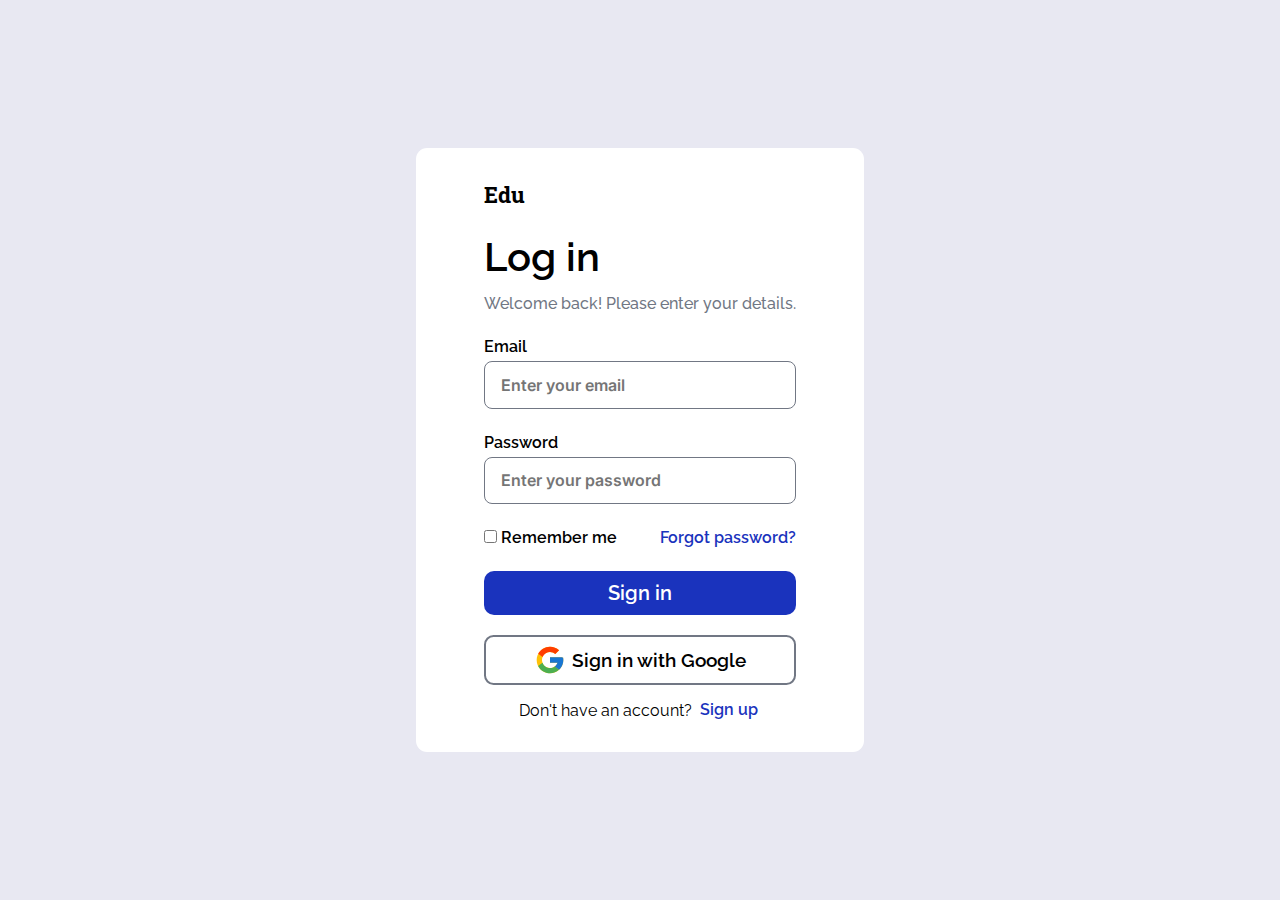
<file: index.html>
<!DOCTYPE html>
<html lang="en">
<head>
    <meta charset="UTF-8">
    <meta http-equiv="X-UA-Compatible" content="IE=edge">
    <meta name="viewport" content="width=device-width, initial-scale=1.0">
    <link rel="preconnect" href="https://fonts.googleapis.com">
    <link rel="preconnect" href="https://fonts.gstatic.com" crossorigin>
    <link href="https://fonts.googleapis.com/css2?family=Inter:wght@400;500;600;700;800&family=Raleway:wght@400;500;600;700;800&family=Roboto+Slab:wght@400;500;600;700;800&display=swap" rel="stylesheet">

    <title>Login Page</title>

    <link rel="stylesheet" href="sass/styles.css">
</head>
<body class="login-body">

    <main>

        <section class="login-section">
            <div class="container">
                <div class="brand-logo">
                    <h1>Edu</h1>
                </div>
                
                <div class="login__container">
                    <div class="login-heading">
                        <h1>Log in</h1>
                        <p>Welcome back! Please enter your details.</p>
                    </div>
                    
                    <form action="#">
                        <div class="form__group">
                            <label for="email">Email</label>
                            <input type="email" name="email" id="email" placeholder="Enter your email">
                        </div>

                        <div class="form__group">
                            <label for="password">Password</label>
                            <input type="password" name="password" id="password" placeholder="Enter your password">
                        </div>

                        <div class="form__group_check">
                            <div class="form__left">
                                <input type="checkbox" name="remember" id="remember">
                                <label for="remember">Remember me</label>
                            </div>
                            <div class="form__right">
                                <a class="forgot-pword" href="./template/forget_password.html">Forgot password?</a>
                            </div>
                        </div>

                        <div class="form__group_btn">
                            <div class="btn-signin">
                                <input type="submit" name="submit" value="Sign in">
                            </div>
                            <div class="btn-g-signin">
                                <a class="g-link" href="#">
                                <img class="g-icon" src="./images/icon-google.svg" alt="google logo">
                                Sign in with Google</a>
                            </div>
                        </div>

                        <div class="form__group_account">
                            <p>Don't have an account? <a href="./template/register.html">
                            Sign up</a></p>
                        </div>


                    </form>

                </div>
            </div>
        </section>
        
    </main>
    
</body>
</html>
</file>
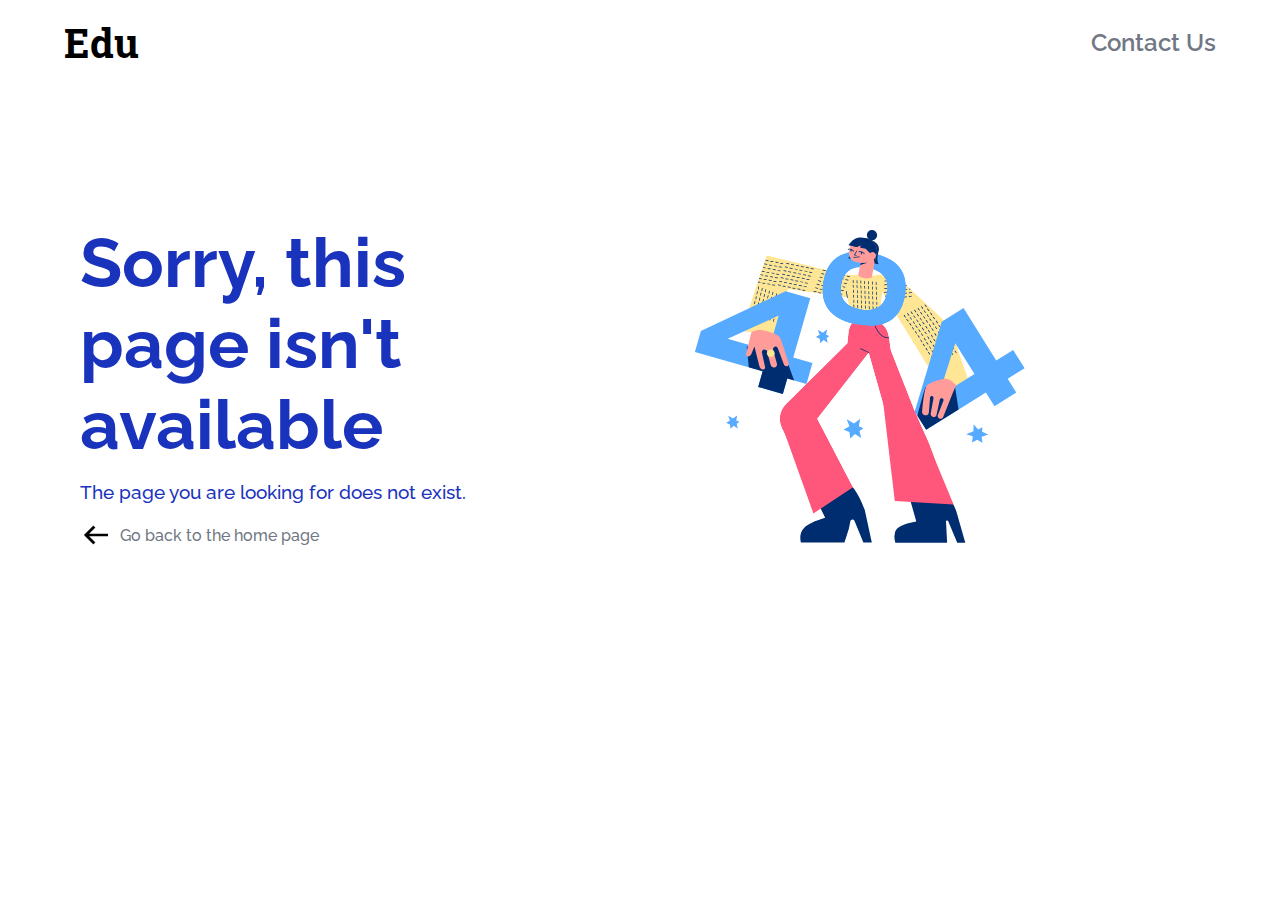
<file: template/404_page.html>
<!DOCTYPE html>
<html lang="en">
<head>
    <meta charset="UTF-8">
    <meta http-equiv="X-UA-Compatible" content="IE=edge">
    <meta name="viewport" content="width=device-width, initial-scale=1.0">
    <link rel="preconnect" href="https://fonts.googleapis.com">
    <link rel="preconnect" href="https://fonts.gstatic.com" crossorigin>
    <link href="https://fonts.googleapis.com/css2?family=Inter:wght@400;500;600;700;800&family=Raleway:wght@400;500;600;700;800&family=Roboto+Slab:wght@400;500;600;700;800&display=swap" rel="stylesheet">

    <link rel="stylesheet" href="../sass/styles.css">
    <title>404 Page</title>
</head>
<body>

    <main>
        <header>
            <nav class="nav">
              <div class="nav-brand">
                <a href="#">Edu</a>
              </div>
              <div class="nav-list">
                <a class="nav-item" href="#">Contact Us</a>
              </div>
            </nav>
        </header>

        <section class="content__404">
            <div class="container">
                <div class="text">
                    <h1>Sorry, this page isn't available</h1>
                    <p>The page you are looking for does not exist.</p>

                    <div class="text-two">
                        <a href="#">
                            <img src="../images/icon-left.png" alt="key">
                            Go back to the home page
                        </a>
                    </div>
                </div>
                <div class="hero-img">
                    <img src="../images/15.svg" alt="404 image">
                </div>
            </div>
        </section>
    </main>
    
</body>
</html>
</file>
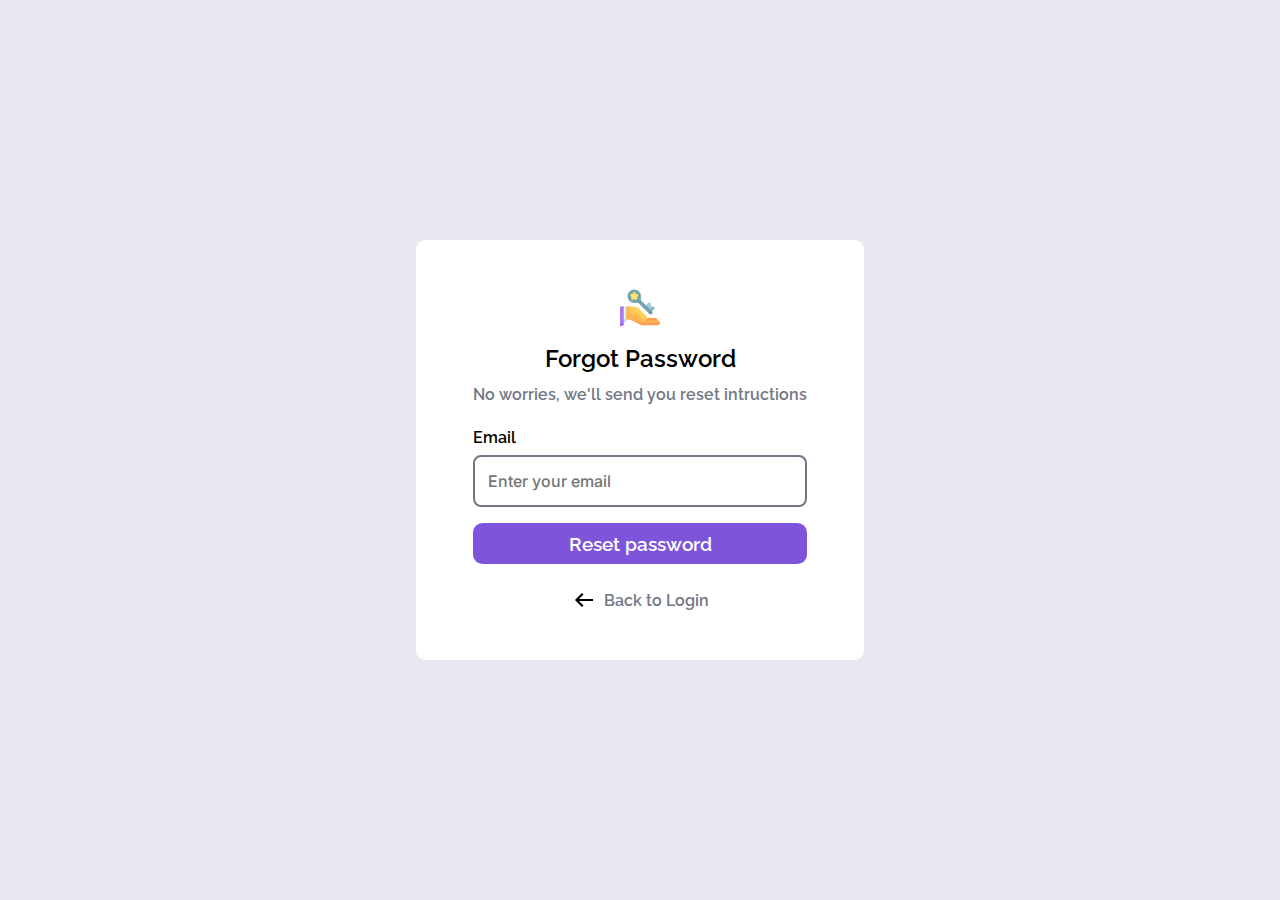
<file: template/forget_password.html>
<!DOCTYPE html>
<html lang="en">
<head>
    <meta charset="UTF-8">
    <meta http-equiv="X-UA-Compatible" content="IE=edge">
    <meta name="viewport" content="width=device-width, initial-scale=1.0">
    <link rel="preconnect" href="https://fonts.googleapis.com">
    <link rel="preconnect" href="https://fonts.gstatic.com" crossorigin>
    <link href="https://fonts.googleapis.com/css2?family=Inter:wght@400;500;600;700;800&family=Raleway:wght@400;500;600;700;800&family=Roboto+Slab:wght@400;500;600;700;800&display=swap" rel="stylesheet">
    
    <link rel="stylesheet" href="../sass/styles.css">
    <title>Forgot Password</title>
</head>
<body class="forgot-body">

    <main>
        <section class="forgot-section">
            <div class="forgot-container">
                <div class="forgot-form">
                    <div class="forgot-img">
                        <img src="../images/icon-key.png" alt="Key">
                    </div>
                    <div class="forgot-title">
                        <h2>Forgot Password</h2>
                        <p>No worries, we'll send you reset intructions</p>
                    </div>  

                    <form action="#">
                        <div class="forgot-input">
                            <label class="f-email" for="email">Email</label>
                            <input class="forgot-email" type="email" name="email" id="email" placeholder="Enter your email">
                        </div>
                        <div class="forgot-btn">
                            <a type="submit" name="submit">Reset password</a>
                        </div>
                    </form>

                    <div class="forgot-login-btn">
                        <a class="f-login-btn" href="/index.html">
                            <img src="../images/icon-left.png" alt="arrow left">
                            Back to Login
                        </a>
                    </div>
                </div>
            </div>

        </section>
    </main>
    
</body>
</html>
</file>
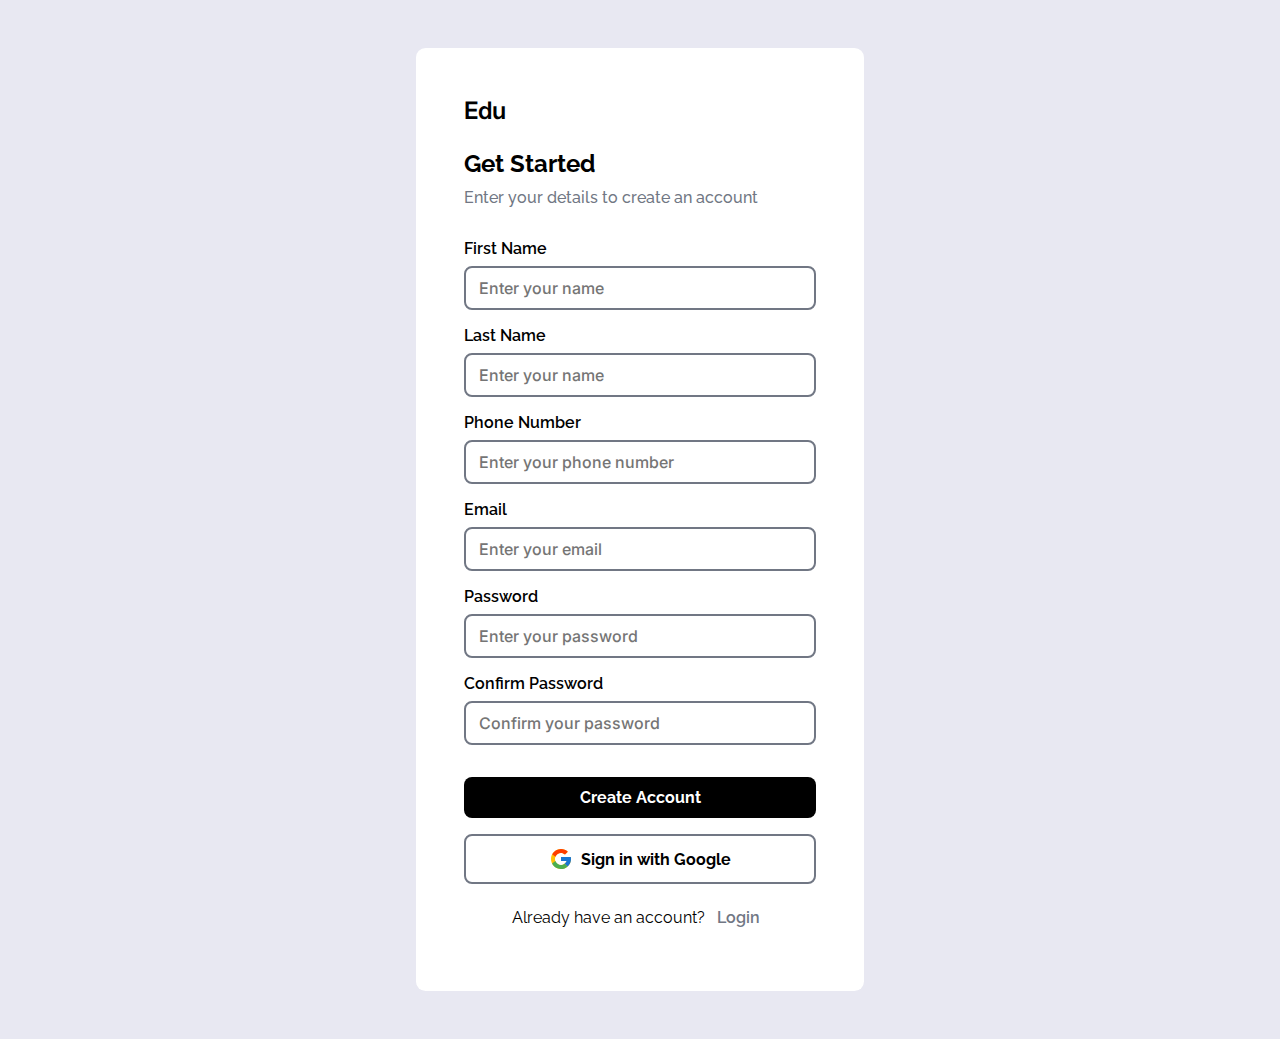
<file: template/register.html>
<!DOCTYPE html>
<html lang="en">
<head>
    <meta charset="UTF-8">
    <meta http-equiv="X-UA-Compatible" content="IE=edge">
    <meta name="viewport" content="width=device-width, initial-scale=1.0">
    <link rel="preconnect" href="https://fonts.googleapis.com"><link rel="preconnect" href="https://fonts.gstatic.com" crossorigin><link href="https://fonts.googleapis.com/css2?family=Inter:wght@400;500;600;700;800&family=Raleway:wght@400;500;600;700;800&family=Roboto+Slab:wght@400;500;600;700;800&display=swap" rel="stylesheet">
    <link rel="stylesheet" href="../sass/styles.css">
    <title>Register Page</title>
</head>
<body class="register-body">


    <main>
        <section class="register-section">
            <div class="register-form">
                <div class="brand-logo">
                    <h1>Edu</h1>
                </div>

                <div class="register-title">
                    <h2>Get Started</h2>
                    <p>Enter your details to create an account</p>
                </div>

                <form class="register__form" action="#">
                    <div class="form__group">
                        <label class="form__label" for="name">First Name</label>
                        <input class="form__input" type="text" name="name" id="name" placeholder="Enter your name">
                    </div>
                    <div class="form__group">
                        <label class="form__label" for="name">Last Name</label>
                        <input class="form__input" type="text" name="name" id="name" placeholder="Enter your name">
                    </div>

                    <div class="form__group">
                        <label class="form__label" for="phone">Phone Number</label>
                        <input class="form__input" type="tel" name="phone" id="phone" placeholder="Enter your phone number">
                    </div>

                    <div class="form__group">
                        <label class="form__label" for="email">Email</label>
                        <input class="form__input" type="email" name="email" id="email" placeholder="Enter your email">
                    </div>

                    <div class="form__group">
                        <label class="form__label" for="password">Password</label>
                        <input class="form__input" type="password" name="password" id="password" placeholder="Enter your password">
                    </div>

                    <div class="form__group">
                        <label class="form__label" for="confirm-password">Confirm Password</label>
                        <input class="form__input" type="password" name="confirm-password" id="confirm-password" placeholder="Confirm your password">
                    </div>

                    <div class="form__group">
                        <input class="register-btn" type="submit" value="Create Account">
                    </div>

                    <!-- sign in wth google -->
                    
                    <div class="form__group">
                        <a class="google-btn" href="#">
                            <img src="../images/icon-google.svg" alt="Google icon">
                            Sign in with Google
                        </a>
                

                </form>

                <div class="register-login">
                    <p>Already have an account? <a href="../index.html">Login</a></p>
                </div>

            </div>
        </section>
    </main>
    
</body>
</html>
</file>
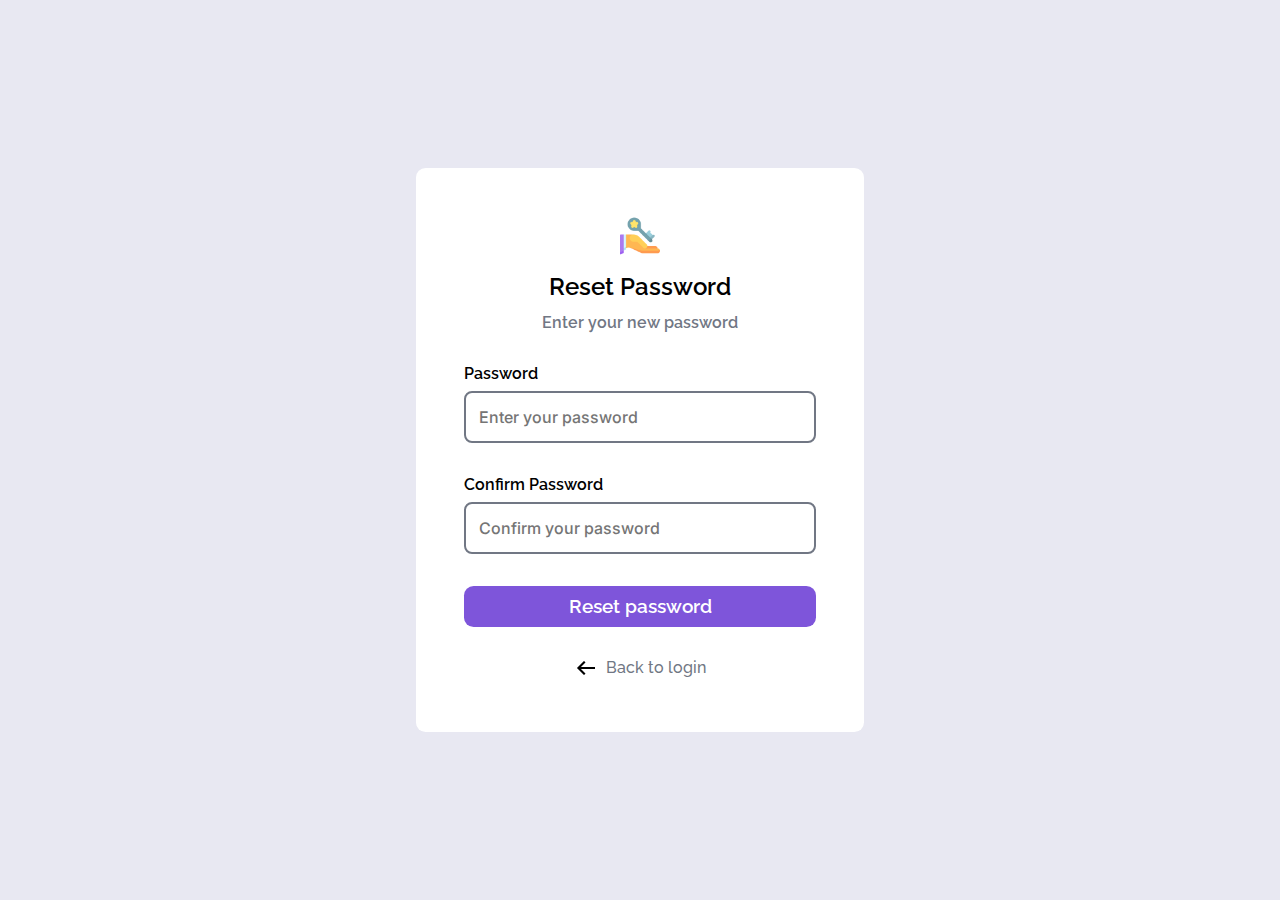
<file: template/reset_password.html>
<!DOCTYPE html>
<html lang="en">
<head>
    <meta charset="UTF-8">
    <meta http-equiv="X-UA-Compatible" content="IE=edge">
    <meta name="viewport" content="width=device-width, initial-scale=1.0">
    <link rel="preconnect" href="https://fonts.googleapis.com">
    <link rel="preconnect" href="https://fonts.gstatic.com" crossorigin>
    <link href="https://fonts.googleapis.com/css2?family=Inter:wght@400;500;600;700;800&family=Raleway:wght@400;500;600;700;800&family=Roboto+Slab:wght@400;500;600;700;800&display=swap" rel="stylesheet">


    <link rel="stylesheet" href="../sass/styles.css">
    <title>Reset Password</title>
</head>
<body class="reset-body">

    <main>
        <section class="reset-section">
            <div class="reset-form">
                <div class="reset-img">
                    <img src="../images/icon-key.png" alt="Key">
                </div>

                <div class="reset-title">
                    <h2>Reset Password</h2>
                    <p>Enter your new password</p>
                </div>

                <form class="reset__form" action="#">
                    <div class="form__group">
                        <label class="form__label" for="password">Password</label>
                        <input class="form__input" type="password" name="password" id="password" placeholder="Enter your password">
                    </div>

                    <div class="form__group">
                        <label class="form__label" for="confirm-password">Confirm Password</label>
                        <input class="form__input" type="password" name="confirm-password" id="confirm-password" placeholder="Confirm your password">
                    </div>

                    <div class="form__group">
                        <input class="reset-btn" type="submit" value="Reset password">
                    </div>

                </form>

                <div class="reset-login">
                    <a href="../index.html">
                        <img src="../images/icon-left.png" alt="Arrow left">
                        <span>Back to login</span>
                    </a>
                </div>

            </div>
        </section>
    </main>
    
</body>
</html>
</file>
<file: sass/styles.css>
* {
  padding: 0;
  margin: 0;
  font: inherit;
}

*, *::before, *::after {
  box-sizing: border-box;
}

body {
  min-height: 100vh;
}

img, picture, svg, video {
  display: block;
  max-width: 100%;
}

/*** Sass Variables ***/
/*** End Sass Variables ***/
/*** 404 Page ***/
.nav {
  display: flex;
  flex-direction: row;
  justify-content: space-between;
  align-items: center;
  padding: 1rem 4rem;
}

.nav-brand a {
  font-size: 2.5rem;
  font-weight: 700;
  color: #000;
  text-decoration: none;
  font-family: "Roboto Slab", serif;
}

.nav-list .nav-item {
  text-decoration: none;
  font-family: "Raleway", sans-serif;
  font-weight: 600;
  color: #717784;
  font-size: 1.5em;
}

.content__404 {
  padding: 3em 5em;
  font-family: "Raleway", sans-serif;
}

.content__404 .container {
  display: flex;
  flex-direction: row;
  justify-content: space-between;
  align-items: center;
  gap: 2rem;
}

.content__404 .container .text {
  width: 100%;
  display: flex;
  flex-direction: column;
  justify-content: flex-start;
  align-items: flex-start;
}

.content__404 .container .text h1 {
  font-size: 4.3rem;
  font-weight: 700;
  color: #1a33bd;
  margin-bottom: 1rem;
}

.content__404 .container .text p {
  font-size: 1.2rem;
  font-weight: 500;
  color: #1a33bd;
  margin-bottom: 1rem;
}

.content__404 .hero-img img {
  width: 100%;
}

.content__404 .container .text-two {
  width: 100%;
  display: flex;
  justify-content: flex-start;
  align-items: flex-start;
}

.content__404 .container .text-two a {
  display: flex;
  justify-content: center;
  align-items: center;
  color: #717784;
  font-weight: 500;
  text-decoration: none;
}

.content__404 .container .text-two img {
  width: 2rem;
  margin-right: 0.5rem;
}

/* Media Queries */
/** 412px **/
@media screen and (max-width: 412px) {
  .nav {
    padding: 1rem 2rem;
  }
  .content__404 {
    padding: 2em 2em;
  }
  .content__404 .container {
    flex-direction: column-reverse;
  }
  .content__404 .container .text {
    width: 100%;
    justify-content: center;
    align-items: center;
  }
  .content__404 .container .text h1 {
    font-size: 3.8rem;
    font-weight: 700;
    color: #1a33bd;
    margin-bottom: 1rem;
    text-align: center;
  }
  .content__404 .container .text p {
    font-size: 1.2rem;
    font-weight: 500;
    color: #1a33bd;
    margin-bottom: 1rem;
    text-align: center;
  }
  .content__404 .container .text-two {
    width: 100%;
    display: flex;
    justify-content: center;
    align-items: center;
    margin-top: 1rem;
  }
  .content__404 .container .text-two a {
    display: flex;
    border: 1px solid #000;
    justify-content: center;
    align-items: center;
    color: #717784;
    font-weight: 500;
    text-decoration: none;
  }
}
/*** End 412px ***/
/** 414px **/
@media screen and (max-width: 420px) {
  .nav {
    padding: 1rem 2rem;
  }
  .content__404 {
    padding: 2em 2em;
  }
  .content__404 .container {
    flex-direction: column-reverse;
  }
  .content__404 .container .text {
    width: 100%;
    justify-content: center;
    align-items: center;
  }
  .content__404 .container .text h1 {
    text-align: center;
    font-size: 3.5em;
  }
  .content__404 .container .text p {
    text-align: center;
    font-size: 1.2em;
  }
  .content__404 .container .text-two {
    width: 100%;
    display: flex;
    justify-content: center;
    align-items: center;
    margin-top: 1rem;
  }
  .content__404 .container .text-two a {
    display: flex;
    justify-content: center;
    align-items: center;
    color: #717784;
    font-weight: 500;
    text-decoration: none;
  }
}
/*** End 414px ***/
/** 440px **/
@media screen and (max-width: 440px) {
  .nav {
    padding: 1rem 2rem;
  }
  .content__404 {
    padding: 2em 2em;
  }
  .content__404 .container {
    flex-direction: column-reverse;
  }
  .content__404 .container .text {
    width: 100%;
    justify-content: center;
    align-items: center;
  }
  .content__404 .container .text h1 {
    text-align: center;
    font-size: 3.5em;
  }
  .content__404 .container .text p {
    text-align: center;
    font-size: 1.2em;
  }
  .content__404 .container .text-two {
    width: 100%;
    display: flex;
    justify-content: center;
    align-items: center;
    margin-top: 1rem;
  }
  .content__404 .container .text-two a {
    display: flex;
    justify-content: center;
    align-items: center;
    color: #717784;
    font-weight: 500;
    text-decoration: none;
  }
}
/*** 440px ***/
/** 820px **/
@media screen and (max-width: 820px) {
  .nav {
    padding: 1rem 2rem;
  }
  .content__404 {
    padding: 2em 2em;
  }
  .content__404 .container {
    flex-direction: column-reverse;
  }
  .content__404 .container .text {
    width: 100%;
    justify-content: center;
    align-items: center;
  }
  .content__404 .container .text h1 {
    text-align: center;
    font-size: 3.5em;
  }
  .content__404 .container .text p {
    text-align: center;
    font-size: 1.2em;
  }
  .content__404 .container .text-two {
    width: 50%;
    display: flex;
    justify-content: center;
    align-items: center;
    margin-top: 1rem;
  }
  .content__404 .container .text-two a {
    display: flex;
    justify-content: center;
    align-items: center;
    color: #717784;
    font-weight: 500;
    text-decoration: none;
  }
}
/*** End 820px ***/
/*** 380px ***/
@media screen and (max-width: 380px) {
  .nav {
    padding: 1rem 2rem;
  }
  .content__404 {
    padding: 2em 2em;
  }
  .content__404 .container {
    flex-direction: column-reverse;
  }
  .content__404 .container .text {
    width: 100%;
    justify-content: center;
    align-items: center;
  }
  .content__404 .container .text h1 {
    text-align: center;
    font-size: 3.5em;
  }
  .content__404 .container .text p {
    text-align: center;
    font-size: 1.2em;
  }
  .content__404 .container .text-two {
    width: 100%;
    display: flex;
    justify-content: center;
    align-items: center;
    margin-top: 1rem;
  }
  .content__404 .container .text-two a {
    display: flex;
    justify-content: center;
    align-items: center;
    color: #717784;
    font-weight: 500;
    text-decoration: none;
  }
}
/*** End 380 ***/
/** 1024px **/
@media screen and (max-width: 1024px) {
  .nav {
    padding: 1rem 2rem;
  }
  .content__404 {
    padding: 2em 2em;
  }
  .content__404 .container {
    flex-direction: column-reverse;
  }
  .content__404 .container .text {
    width: 100%;
    justify-content: center;
    align-items: center;
  }
  .content__404 .container .text h1 {
    text-align: center;
    font-size: 3.5em;
  }
  .content__404 .container .text p {
    text-align: center;
    font-size: 1.2em;
  }
  .content__404 .container .text-two {
    width: 100%;
    display: flex;
    justify-content: center;
    align-items: center;
    margin-top: 1rem;
  }
  .content__404 .container .text-two a {
    display: flex;
    justify-content: center;
    align-items: center;
    color: #717784;
    font-weight: 500;
    text-decoration: none;
  }
}
/*** End 1024px  ***/
/** 775px **/
@media screen and (max-width: 775px) {
  .nav {
    padding: 1rem 2rem;
  }
  .nav-brand a {
    font-size: 2em;
  }
  .nav-list .nav-item {
    font-size: 1.5em;
  }
  .content__404 {
    padding: 2em 2em;
  }
  .content__404 .container {
    flex-direction: column-reverse;
  }
  .content__404 .container .text {
    width: 100%;
    justify-content: center;
    align-items: center;
  }
  .content__404 .container .text h1 {
    text-align: center;
    font-size: 3.5em;
  }
  .content__404 .container .text p {
    text-align: center;
    font-size: 1.2em;
  }
  .content__404 .container .text-two {
    width: 100%;
    display: flex;
    justify-content: center;
    align-items: center;
    margin-top: 1rem;
  }
  .content__404 .container .text-two a {
    display: flex;
    justify-content: center;
    align-items: center;
    color: #717784;
    font-weight: 500;
    text-decoration: none;
  }
}
/*** End 775px ***/
/** 330px **/
@media screen and (max-width: 330px) {
  .nav {
    padding: 1rem 2rem;
  }
  .nav-brand a {
    font-size: 1.5em;
  }
  .nav-list .nav-item {
    font-size: 1.2em;
  }
  .content__404 {
    padding: 2em 2em;
  }
  .content__404 .container {
    flex-direction: column-reverse;
  }
  .content__404 .container .text {
    width: 100%;
    justify-content: center;
    align-items: center;
  }
  .content__404 .container .text h1 {
    text-align: center;
    font-size: 3em;
  }
  .content__404 .container .text p {
    text-align: center;
    font-size: 1.2em;
  }
  .content__404 .container .text-two {
    width: 100%;
    display: flex;
    justify-content: center;
    align-items: center;
    margin-top: 1rem;
  }
  .content__404 .container .text-two a {
    display: flex;
    justify-content: center;
    align-items: center;
    color: #717784;
    font-weight: 500;
    text-decoration: none;
    font-size: 1em;
  }
}
/*** End 330px ***/
/*** End 404 Page ***/
/*** Login Page ***/
.login-body {
  background-color: #e8e8f2;
  display: flex;
  justify-content: center;
  align-items: center;
  flex-direction: column;
}

.login-section {
  background-color: #fff;
  padding: 2em 2em;
  display: flex;
  justify-content: center;
  align-items: center;
  flex-direction: column;
  border-radius: 0.7em;
  width: 28em;
  max-width: 30em;
}

.login-section .container .brand-logo {
  font-family: "Roboto Slab", serif;
  font-weight: 700;
  font-size: 1.39em;
}

.login-section .container .login__container .login-heading {
  font-family: "Raleway", sans-serif;
  margin: 1.5em 0;
}

.login-section .container .login__container .login-heading h1 {
  font-size: 2.5em;
  font-weight: 600;
  margin-bottom: 0.35em;
}

.login-section .container .login__container .login-heading p {
  font-size: 1em;
  font-weight: 500;
  color: #717784;
}

.login-section .container .brand-logo {
  display: flex;
  justify-content: flex-start;
  align-items: flex-start;
  margin-bottom: 1rem;
}

.login-section .container form .form__group {
  position: relative;
  margin-bottom: 1.5em;
  display: flex;
  flex-direction: column;
}

.login-section .container form .form__group input {
  all: unset;
  border: 1.7px solid #717784;
  padding: 0.8em 1em;
  border-radius: 0.5em;
  margin-top: 0.3em;
  font-family: "Inter", sans-serif;
  font-weight: 600;
}

.login-section .container form .form__group input:focus {
  outline: none;
  border: 3px solid #1a33bd;
  transition: all 3ms ease-in-out;
}

.login-section .login__container {
  font-family: "Raleway", sans-serif;
}

.login-section .container form .form__group label {
  font-weight: 600;
  font-size: 1em;
}

.login-section .container form .form__group_check {
  display: flex;
  justify-content: space-between;
  align-items: center;
  margin-bottom: 1.5em;
}

.login-section .container form .form__group_check label {
  font-weight: 600;
  font-size: 1em;
}

.login-section .container form .form__group_check .forgot-pword {
  font-weight: 600;
  font-size: 1em;
  text-decoration: none;
  color: #1a33bd;
}

.login-section .container form .form__group_check .forgot-pword:hover {
  color: #3e44fe;
}

.login-section .container form .form__group_btn {
  display: flex;
  flex-direction: column;
}

.login-section .container form .form__group_btn .btn-signin input {
  margin-bottom: 1em;
  background-color: #1a33bd;
  color: #fff;
  font-weight: 600;
  width: 100%;
  padding: 0.5em 0;
  border: none;
  border-radius: 0.5em;
  font-size: 1.25em;
}

.login-section .container form .form__group_btn .btn-signin input:hover {
  background-color: #3e44fe;
}

.login-section .container form .form__group_btn .btn-g-signin {
  margin-bottom: 1em;
  display: flex;
}

.login-section .container form .form__group_btn .btn-g-signin .g-link {
  border: 2px solid #717784;
  color: #000;
  padding: 0.33em 0;
  font-size: 1.2em;
  font-weight: 600;
  text-decoration: none;
  width: 100%;
  text-align: center;
  border-radius: 0.5em;
  display: flex;
  justify-content: center;
  align-items: center;
}

.login-section .container form .form__group_btn .btn-g-signin .g-link:hover {
  color: #fff;
  transition: all 5ms ease-in-out;
  background-color: #000000;
}

.login-section .container form .form__group_btn .btn-g-signin .g-link .g-icon {
  margin-right: 0.3em;
  width: 1.7em;
}

.login-section .container .login__container .form__group_account {
  display: flex;
  justify-content: center;
  align-items: center;
}

.login-section .container .login__container .form__group_account a {
  text-decoration: none;
  font-weight: 600;
  color: #1a33bd;
  padding: 0.2em;
}

.login-section .container .login__container .form__group_account a:hover {
  color: #3e44fe;
}

/*** Media Queries ***/
/*** 320px ***/
@media screen and (max-width: 325px) {
  .login-body .login-section {
    padding: 2em 1.8em;
    padding-bottom: 4em !important;
    width: 100vw;
    max-width: 100vw;
    height: 100vh;
  }
  .login-section .container .brand-logo h1 {
    font-size: 1em;
  }
  .login-section .container .login__container .login-heading h1 {
    font-size: 1.8em;
  }
  .login-section .container .login__container .login-heading p {
    font-size: 0.95em;
  }
  .login-section .container form .form__group input {
    padding: 0.6em 0.9em;
  }
  .login-section .container form .form__group_check {
    font-size: 0.8em;
  }
  .login-section .container form .form__group_check .form__left {
    display: flex;
    justify-content: center;
    align-items: center;
  }
  .login-section .container form .form__group_check label,
.forgot-pword {
    padding: 0.4em;
  }
  .login-section .container form .form__group_btn .btn-signin input {
    font-size: 1em;
  }
  .login-section .container form .form__group_btn .btn-g-signin .g-link {
    font-size: 1em;
    padding: 0.2em 0;
  }
}
/*** End 320px ***/
/*** 375px ***/
@media screen and (max-width: 385px) {
  .login-body .login-section {
    padding: 2em 2em;
    padding-bottom: 4em !important;
    width: 100vw;
    max-width: 100vw;
    height: 100vh;
  }
  .login-section .container form .form__group input {
    padding: 0.75em 0.9em;
  }
  .login-section .container form .form__group_check .form__left input {
    margin-right: 0.2em;
  }
  .login-section .container form .form__group_btn .btn-signin input {
    font-size: 1.2em;
  }
  .login-section .container form .form__group_btn .btn-g-signin .g-link {
    font-size: 1.1em;
    padding: 0.3em 0;
  }
  .login-section .container form .form__group_check .form__left {
    display: flex;
    justify-content: center;
    align-items: center;
  }
}
/*** End 375px ***/
/*** 425px ***/
@media screen and (max-width: 435px) {
  .login-body .login-section {
    padding: 2em 1em;
    padding-bottom: 4em !important;
    width: 100vw;
    max-width: 100vw;
  }
  .login-section .container form .form__group_check .form__left input {
    margin-right: 0.2em;
  }
  .login-section .container form .form__group_check .form__left {
    display: flex;
    justify-content: center;
    align-items: center;
  }
  .login-section .container form .form__group_btn .btn-signin input {
    font-size: 1.2em;
  }
  .login-section .container form .form__group_btn .btn-g-signin .g-link {
    font-size: 1.1em;
    padding: 0.3em 0;
  }
}
/*** End 425px ***/
/** 320px **/
@media screen and (max-width: 330px) {
  .login-body .login-section {
    padding: 2em 2em;
    padding-bottom: 4em !important;
    width: 100vw;
    max-width: 100vw;
    height: 100vh;
  }
  .login-section .container form .form__group input {
    padding: 0.62em 0.9em;
  }
  .login-section .container form .form__group_btn .btn-signin input {
    font-size: 1em;
  }
  .login-section .container form .form__group_btn .btn-g-signin .g-link {
    font-size: 1em;
    padding: 0.2em 0;
  }
}
/*** End 320px ***/
/*** 414px ***/
@media screen and (max-width: 424px) {
  .login-body .login-section {
    padding: 0em 2em;
    padding-bottom: 4em !important;
    width: 100vw;
    max-width: 100vw;
    height: 100vh;
  }
  .login-section .container form .form__group input {
    padding: 0.62em 0.9em;
  }
  .login-section .container form .form__group_btn .btn-signin input {
    font-size: 1.2em;
  }
  .login-section .container form .form__group_btn .btn-g-signin .g-link {
    font-size: 1.2em;
    padding: 0.2em 0;
  }
}
/*** End 414px ***/
/*** 428px ***/
@media screen and (max-width: 435px) {
  .login-body .login-section {
    padding: 0em 2em;
    padding-bottom: 4em !important;
    width: 100vw;
    max-width: 100vw;
    height: 100vh;
  }
  .login-section .container form .form__group input {
    padding: 0.79em 0.9em;
  }
  .login-section .container form .form__group_btn .btn-signin input {
    font-size: 1.2em;
  }
  .login-section .container form .form__group_btn .btn-g-signin .g-link {
    font-size: 1.2em;
    padding: 0.2em 0;
  }
}
/*** 428px ***/
/*** End Login Page ***/
/*** Forgot Password Page ***/
.forgot-body {
  background-color: #e8e8f2;
  display: flex;
  justify-content: center;
  align-items: center;
}

.forgot-body .forgot-section {
  background-color: #fff;
  padding: 3em 3em;
  font-family: "Raleway", sans-serif;
  border-radius: 0.6em;
  width: 28em;
  max-width: 30em;
}

.forgot-section .forgot-container {
  display: flex;
  justify-content: center;
  align-items: center;
}

.forgot-section .forgot-img img {
  width: 2.5em;
}

.forgot-section .forgot-container .forgot-title {
  display: flex;
  justify-content: center;
  align-items: center;
  flex-direction: column;
  margin-bottom: 1.5em;
}

.forgot-section .forgot-container .forgot-title h2 {
  font-size: 1.5em;
  font-weight: 600;
  margin-bottom: 0.5em;
}

.forgot-section .forgot-form .forgot-img {
  display: flex;
  justify-content: center;
  align-items: center;
  margin-bottom: 1em;
}

.forgot-section .forgot-container .forgot-title p {
  font-size: 1em;
  font-weight: 600;
  color: #717784;
}

.forgot-section .forgot-container form .forgot-input {
  display: flex;
  flex-direction: column;
  margin-bottom: 1em;
}

.forgot-section .forgot-container form .forgot-input label {
  font-size: 1em;
  font-weight: 600;
  margin-bottom: 0.5em;
}

.forgot-section .forgot-container form .forgot-email {
  all: unset;
  border: 2px solid #717784;
  font-family: "Inter", sans-serif;
  border-radius: 0.5em;
  height: 3em;
  font-size: 1em;
  font-weight: 500;
  padding: 0 0.8em;
}

.forgot-section .forgot-container form .forgot-email:focus {
  outline: none;
  border: 3px solid #1a33bd;
  transition: all 3ms ease-in-out;
}

.forgot-section .forgot-container form .forgot-btn {
  display: flex;
  justify-content: center;
  align-items: center;
  margin-top: 1em;
}

.forgot-section .forgot-container form .forgot-btn a {
  all: unset;
  background-color: #7e55da;
  color: #fff;
  font-weight: 600;
  font-size: 1.2em;
  width: 100%;
  text-align: center;
  border-radius: 0.5em;
  padding: 0.5em 0;
  cursor: pointer;
}

.forgot-section .forgot-container form .forgot-btn a:hover {
  background-color: #9d63ff;
  color: #fff;
  transition: all 3ms ease-in-out;
}

.forgot-container .forgot-form .forgot-login-btn {
  display: flex;
  justify-content: center;
  align-items: center;
  margin-top: 1.5em;
}

.forgot-container .forgot-form .forgot-login-btn a {
  display: flex;
  justify-content: center;
  align-items: center;
  text-decoration: none;
  color: #717784;
  font-weight: 600;
}

.forgot-container .forgot-form .forgot-login-btn img {
  width: 1.5em;
  margin-right: 0.5em;
}

/*** 414px ***/
@media screen and (max-width: 425px) {
  .forgot-body .forgot-section {
    width: 100vw;
    max-width: 100vw;
    height: 100vh;
    padding: 7em 2em;
  }
  .forgot-section .forgot-container .forgot-title p {
    text-align: center;
    font-size: 1.1em;
  }
}
/*** End 414px ***/
/*** 428px ***/
@media screen and (max-width: 435px) {
  .forgot-body .forgot-section {
    width: 100vw;
    max-width: 100vw;
    height: 100vh;
    padding: 7em 2em;
  }
  .forgot-section .forgot-container .forgot-title p {
    text-align: center;
    font-size: 1.1em;
  }
}
/*** End 428px ***/
/*** End Forgot Password Page ***/
/*** Reset Password Page ***/
.reset-body {
  background-color: #e8e8f2;
  display: flex;
  justify-content: center;
  align-items: center;
}

.reset-body .reset-section {
  background-color: #fff;
  padding: 3em 3em;
  font-family: "Raleway", sans-serif;
  border-radius: 0.6em;
  font-family: "Raleway", sans-serif;
  width: 28em;
  max-width: 30em;
}

.reset-form .reset-img {
  display: flex;
  justify-content: center;
  align-items: center;
  margin-bottom: 1em;
}

.reset-form .reset-img img {
  width: 2.5em;
}

.reset-section .reset-title {
  display: flex;
  justify-content: center;
  align-items: center;
  flex-direction: column;
  margin-bottom: 2em;
}

.reset-section .reset-title h2 {
  font-size: 1.5em;
  font-weight: 600;
  margin-bottom: 0.5em;
}

.reset-section .reset-title p {
  font-size: 1em;
  font-weight: 600;
  color: #717784;
}

.reset-section .reset__form .form__group {
  display: flex;
  flex-direction: column;
  margin-bottom: 2em;
}

.reset-section .reset__form .form__group:last-child {
  margin-bottom: 0;
}

.reset-section .reset__form .form__group .form__label {
  font-size: 1em;
  font-weight: 600;
  margin-bottom: 0.5em;
}

.reset-section .reset__form .form__group .form__input {
  all: unset;
  border: 2px solid #717784;
  font-family: "Inter", sans-serif;
  border-radius: 0.5em;
  height: 3em;
  font-size: 1em;
  font-weight: 500;
  padding: 0 0.8em;
}

.reset-section .reset__form .form__group .form__input:focus {
  outline: none;
  border: 3px solid #1a33bd;
  transition: all 3ms ease-in-out;
}

.reset-section .reset__form .form__group .reset-btn {
  all: unset;
  background-color: #7e55da;
  text-align: center;
  border-radius: 0.5em;
  padding: 0.5em 0;
  color: #fff;
  font-weight: 600;
  font-size: 1.2em;
}

.reset-section .reset__form .form__group .reset-btn:hover {
  background-color: #9d63ff;
  transition: all 3ms ease-in-out;
}

.reset-section .reset-form .reset-login {
  display: flex;
  justify-content: center;
  align-items: center;
  margin-top: 0em;
}

.reset-section .reset-form .reset-login a {
  display: flex;
  justify-content: center;
  align-items: center;
  margin-top: 1.5em;
  text-decoration: none;
  color: #717784;
  font-weight: 500;
  padding: 0.3em;
}

.reset-section .reset-form .reset-login a:active {
  color: #FB8500;
}

.reset-section .reset-form .reset-login img {
  width: 1.5em;
  margin-right: 0.5em;
}

/*** 412px ***/
@media screen and (max-width: 425px) {
  .reset-body .reset-section {
    width: 100vw;
    max-width: 100vw;
    height: 100vh;
    padding: 7em 2.5em;
  }
  .reset-section .reset-container .reset-title p {
    text-align: center;
    font-size: 1.1em;
  }
}
/*** End 412px ***/
/*** 428px ***/
@media screen and (max-width: 435px) {
  .reset-body .reset-section {
    width: 100vw;
    max-width: 100vw;
    height: 100vh;
    padding: 7em 2.5em;
  }
  .reset-section .reset-container .reset-title p {
    text-align: center;
    font-size: 1.1em;
  }
}
/*** End 428px ***/
/*** End Reset Password Page ***/
/*** Register Page ***/
.register-body {
  background-color: #e8e8f2;
  display: flex;
  justify-content: center;
  align-items: center;
}

.register-body .register-section {
  background-color: #fff;
  padding: 3em 3em;
  font-family: "Raleway", sans-serif;
  border-radius: 0.6em;
  width: 28em;
  max-width: 30em;
  margin: 3em 0;
}

.register-section .register-form .brand-logo {
  display: flex;
  justify-content: flex-start;
  align-items: flex-start;
  margin-bottom: 1em;
  font-family: "Inter", sans-serif;
  font-weight: 600;
  font-size: 1.5em;
}

.register-section .register-form .register-title {
  display: flex;
  margin-bottom: 2em;
  display: flex;
  justify-content: flex-start;
  align-items: flex-start;
  flex-direction: column;
}

.register-section .register-form .register-title h2 {
  font-size: 1.5em;
  font-weight: 700;
  margin-bottom: 0.4em;
}

.register-section .register-form .register-title p {
  font-size: 1em;
  font-weight: 500;
  color: #717784;
}

.register-section .register-form .register__form .form__group {
  display: flex;
  flex-direction: column;
  margin-bottom: 1em;
}

.register-section .register-form .register__form .form__group .form__label {
  font-size: 1em;
  font-weight: 600;
  margin-bottom: 0.5em;
}

.register-section .register-form .register__form .form__group .form__input {
  all: unset;
  border: 2px solid #717784;
  font-family: "Inter", sans-serif;
  border-radius: 0.5em;
  height: 2.5em;
  font-size: 1em;
  font-weight: 500;
  padding: 0 0.8em;
}

.register-section .register-form .register__form .form__group .form__input:focus {
  border: 2px solid #1a33bd;
}

.register-section .register-form .register__form .form__group .register-btn {
  all: unset;
  background-color: #000;
  color: #fff;
  text-align: center;
  font-weight: 700;
  padding: 0.7em 0;
  border-radius: 0.5em;
  margin-top: 1em;
  cursor: pointer;
  font-size: 1em;
}

.register-section .register-form .register__form .form__group .register-btn:hover {
  border: 2px solid #717784;
  background-color: #fff;
  color: #000;
  transition: background-color 3ms ease-in-out;
}

.register-section .register-form .register__form .form__group .google-btn {
  display: flex;
  justify-content: center;
  align-items: center;
  margin-bottom: 1em;
  text-decoration: none;
  color: #000;
  font-weight: 700;
  padding: 0.7em 0;
  border: 2px solid #717784;
  border-radius: 0.5em;
  font-size: 1em;
}

.register-section .register-form .register__form .form__group .google-btn:hover {
  background-color: #1a33bd;
  color: #fff;
  transition: background-color 3ms ease-in-out;
}

.register-section .register-form .register__form .form__group .google-btn img {
  width: 1.5em;
  margin-right: 0.5em;
}

.register-section .register-form .register__form .register-login {
  display: flex;
  justify-content: center;
  align-items: center;
  margin-top: 0.5em;
}

.register-section .register-form .register__form .register-login a {
  padding: 0.5em;
  color: #717784;
  text-decoration: none;
  font-weight: 600;
}

.register-section .register-form .register__form .register-login a:hover {
  color: #1a33bd;
}

.register-section .register-form .register__form .register-login a:active {
  color: #FB8500;
}

/*** 412px ***/
@media screen and (max-width: 425px) {
  .register-body .register-section {
    background-color: #fff;
    margin: 0 !important;
    height: 100%;
    width: 100vw;
    max-width: 100vw;
    padding: 5em 2.5em;
  }
}
/*** End 412px ***/
/*** 360 ***/
@media screen and (max-width: 360px) {
  .register-body .register-section {
    background-color: #fff;
    width: 100vw;
    height: 100%;
    max-width: 100vw;
    margin: 0 !important;
    padding: 5em 2em;
  }
}
/*** End 360 ***/
/*** 428px ***/
@media screen and (max-width: 435px) {
  .register-section {
    padding: 5em 2.5em;
    height: 100%;
    margin: 0 !important;
  }
}
/*** End Register Page ***//*# sourceMappingURL=styles.css.map */
</file>
